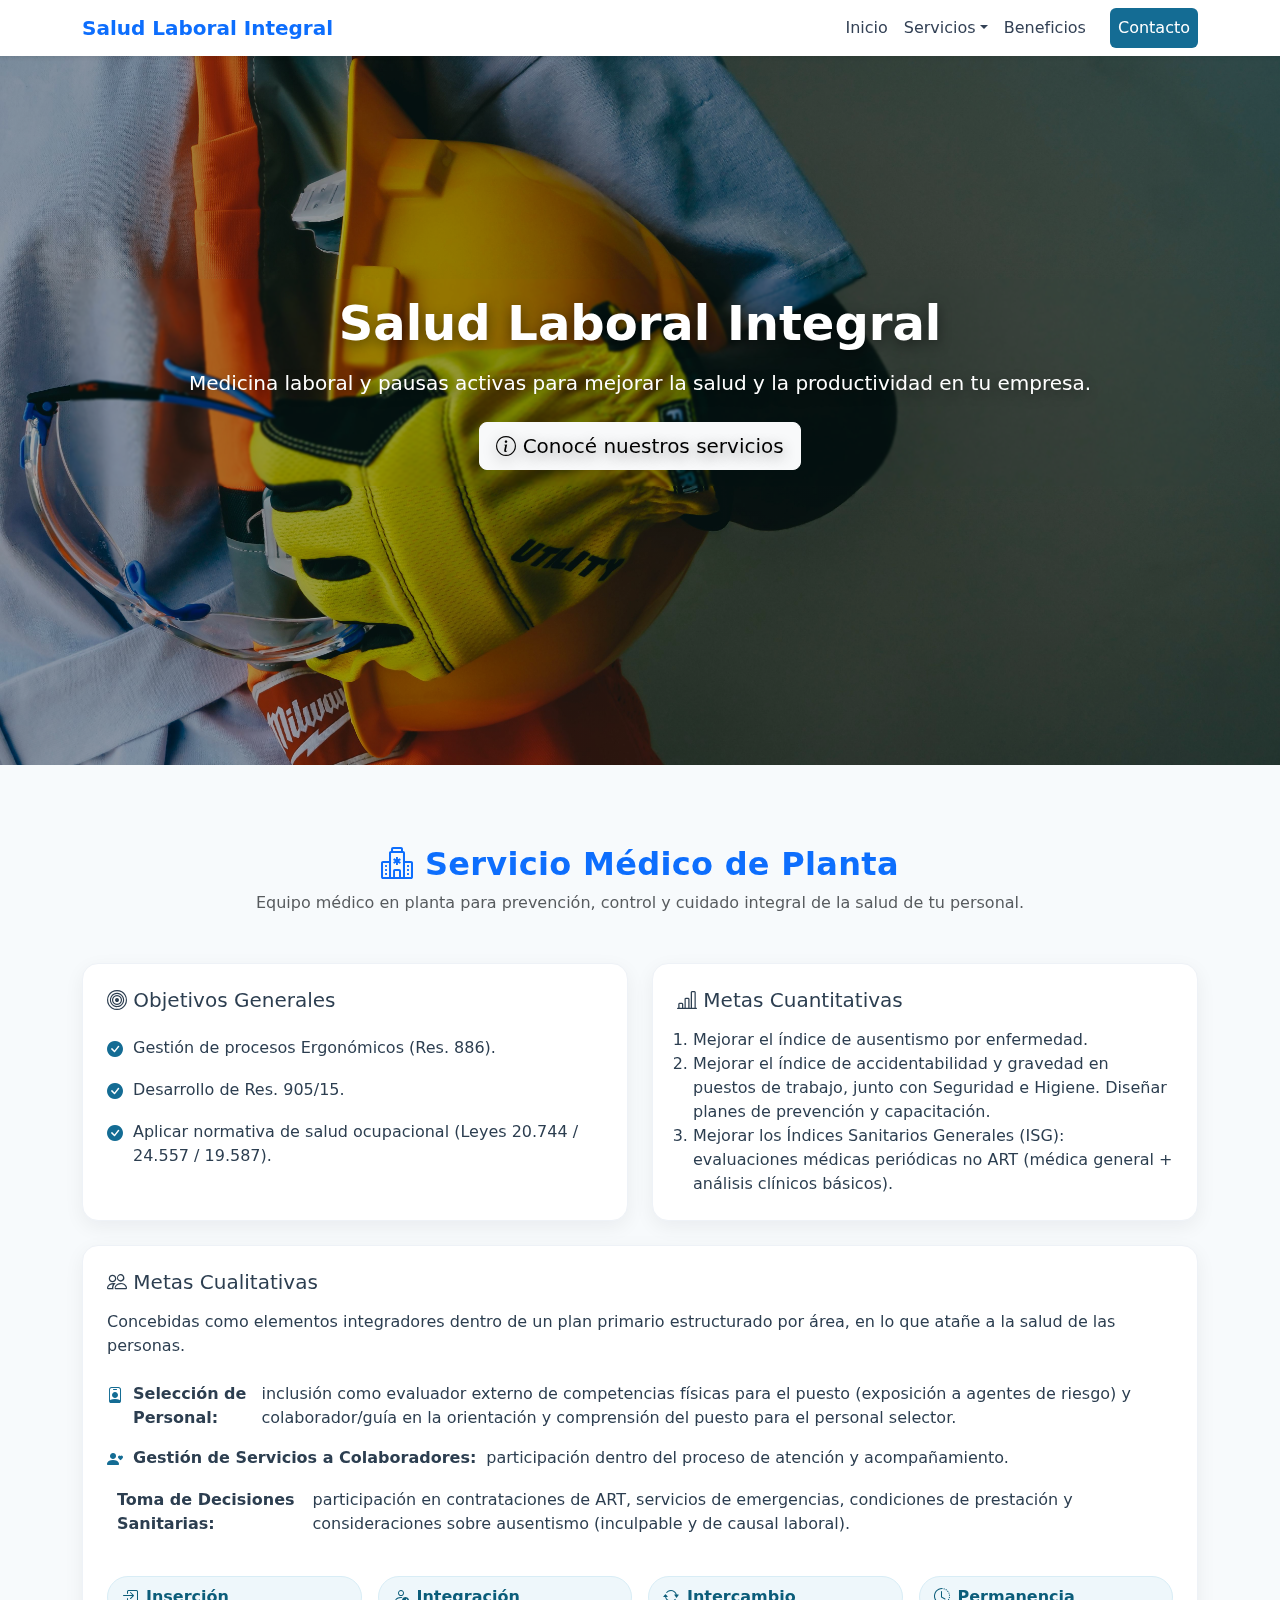
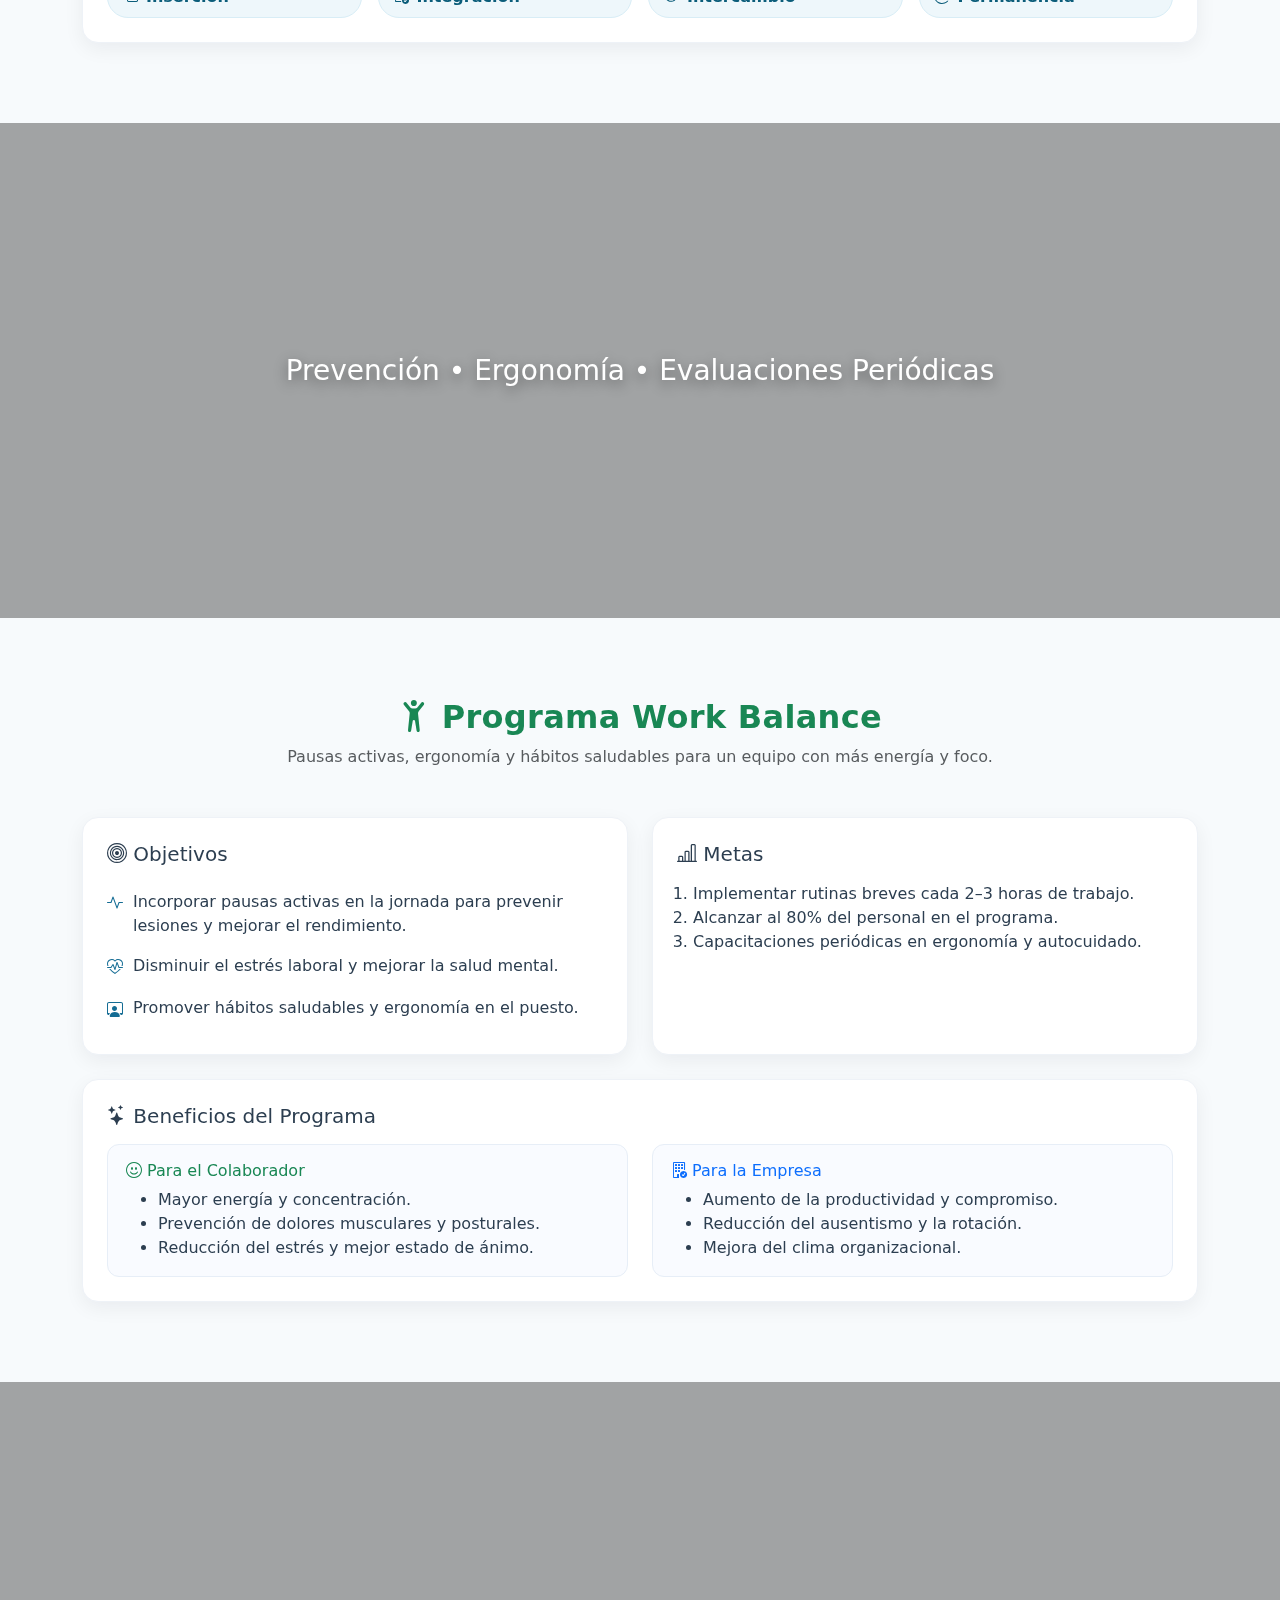
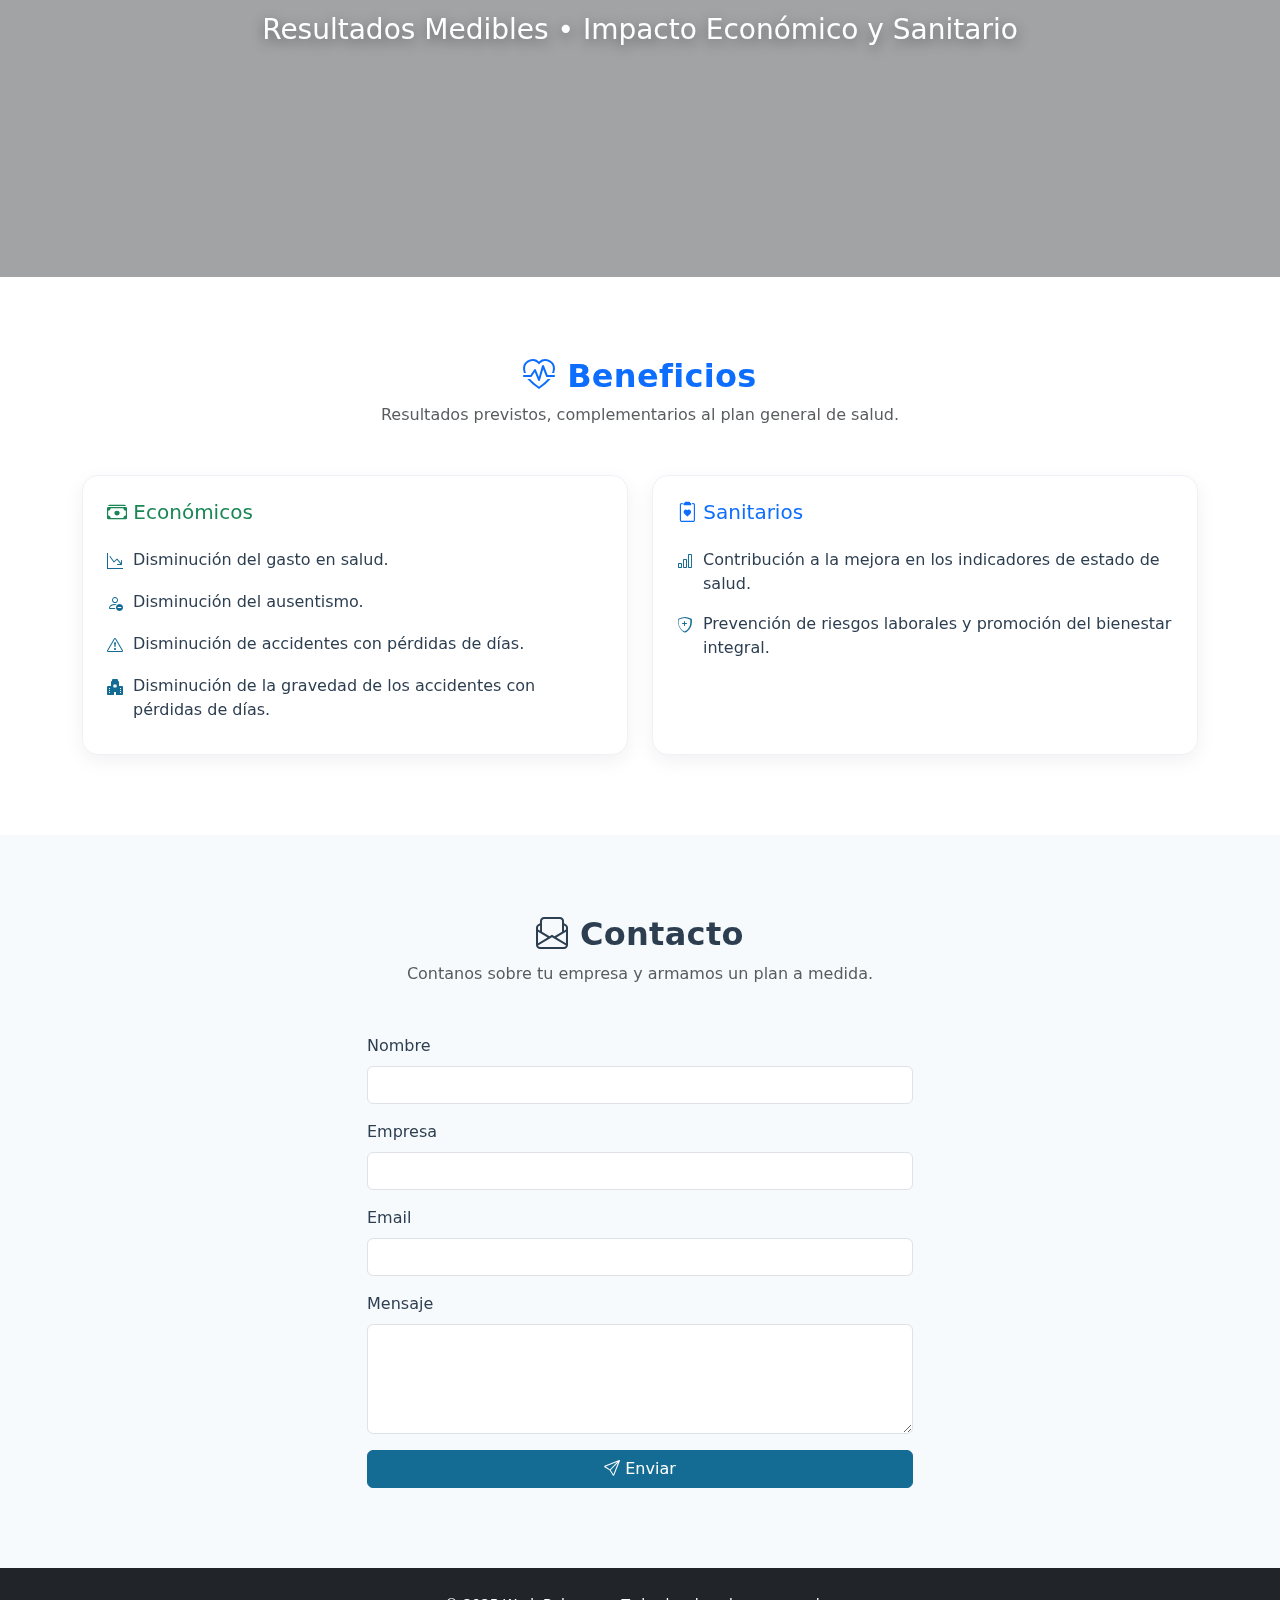
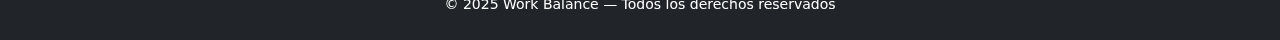
<file: index.html>
<!DOCTYPE html>
<html lang="es">
<head>
  <meta charset="UTF-8" />
  <meta name="viewport" content="width=device-width, initial-scale=1.0"/>
  <title>Salud Laboral Integral</title>

  <!-- Bootstrap -->
  <link href="https://cdn.jsdelivr.net/npm/bootstrap@5.3.3/dist/css/bootstrap.min.css" rel="stylesheet">
  <!-- Bootstrap Icons -->
  <link href="https://cdn.jsdelivr.net/npm/bootstrap-icons@1.11.3/font/bootstrap-icons.css" rel="stylesheet">
  <!-- Estilos propios -->
  <link rel="stylesheet" href="styles.css">
</head>
<body>

  <!-- Navbar -->
  <nav class="navbar navbar-expand-lg navbar-light bg-white shadow-sm fixed-top">
    <div class="container">
      <a class="navbar-brand fw-bold text-primary" href="#inicio">Salud Laboral Integral</a>
      <button class="navbar-toggler" type="button" data-bs-toggle="collapse" data-bs-target="#menu">
        <span class="navbar-toggler-icon"></span>
      </button>

      <div class="collapse navbar-collapse" id="menu">
        <ul class="navbar-nav ms-auto align-items-lg-center">
          <li class="nav-item"><a class="nav-link" href="#inicio">Inicio</a></li>
          <li class="nav-item dropdown">
            <a class="nav-link dropdown-toggle" href="#" role="button" data-bs-toggle="dropdown">Servicios</a>
            <ul class="dropdown-menu dropdown-menu-end">
              <li><a class="dropdown-item" href="#servicio-medico">Servicio Médico de Planta</a></li>
              <li><a class="dropdown-item" href="#programa">Programa Work-Balance</a></li>
            </ul>
          </li>
          <li class="nav-item"><a class="nav-link" href="#beneficios">Beneficios</a></li>
          <li class="nav-item"><a class="nav-link btn btn-primary text-white ms-lg-3" href="#contacto">Contacto</a></li>
        </ul>
      </div>
    </div>
  </nav>

  <!-- HERO Parallax -->
  <header id="inicio" class="parallax parallax--hero d-flex">
    <div class="container text-center parallax-content">
      <h1 class="display-5 fw-bold mb-3">Salud Laboral Integral </h1>
      <p class="lead mb-4">Medicina laboral y pausas activas para mejorar la salud y la productividad en tu empresa.</p>
      <a href="#servicio-medico" class="btn btn-light btn-lg"><i class="bi bi-info-circle"></i> Conocé nuestros servicios</a>
    </div>
  </header>

  <!-- SERVICIO MÉDICO DE PLANTA (cuerpo completo) -->
  <section id="servicio-medico" class="section">
    <div class="container">
      <div class="text-center mb-5">
        <h2 class="section-title text-primary"><i class="bi bi-hospital"></i> Servicio Médico de Planta</h2>
        <p class="text-muted">Equipo médico en planta para prevención, control y cuidado integral de la salud de tu personal.</p>
      </div>

      <div class="row g-4">
        <!-- Objetivos Generales -->
        <div class="col-lg-6">
          <div class="section-card h-100">
            <h5 class="mb-3"><i class="bi bi-bullseye"></i> Objetivos Generales</h5>
            <ul class="icon-list">
              <li><i class="bi bi-check-circle-fill"></i> Gestión de procesos Ergonómicos (Res. 886).</li>
              <li><i class="bi bi-check-circle-fill"></i> Desarrollo de Res. 905/15.</li>
              <li><i class="bi bi-check-circle-fill"></i> Aplicar normativa de salud ocupacional (Leyes 20.744 / 24.557 / 19.587).</li>
            </ul>
          </div>
        </div>

        <!-- Metas Cuantitativas -->
        <div class="col-lg-6">
          <div class="section-card h-100">
            <h5 class="mb-3"><i class="bi bi-bar-chart-line"></i> Metas Cuantitativas</h5>
            <ol class="mb-0 ps-3">
              <li>Mejorar el índice de ausentismo por enfermedad.</li>
              <li>Mejorar el índice de accidentabilidad y gravedad en puestos de trabajo, junto con Seguridad e Higiene. Diseñar planes de prevención y capacitación.</li>
              <li>Mejorar los Índices Sanitarios Generales (ISG): evaluaciones médicas periódicas no ART (médica general + análisis clínicos básicos).</li>
            </ol>
          </div>
        </div>

        <!-- Metas Cualitativas -->
        <div class="col-12">
          <div class="section-card">
            <h5 class="mb-3"><i class="bi bi-people"></i> Metas Cualitativas</h5>
            <p class="mb-3">Concebidas como elementos integradores dentro de un plan primario estructurado por área, en lo que atañe a la salud de las personas.</p>
            <ul class="icon-list">
              <li>
                <i class="bi bi-person-badge"></i>
                <b>Selección de Personal:</b> inclusión como evaluador externo de competencias físicas para el puesto (exposición a agentes de riesgo) y colaborador/guía en la orientación y comprensión del puesto para el personal selector.
              </li>
              <li>
                <i class="bi bi-person-heart"></i>
                <b>Gestión de Servicios a Colaboradores:</b> participación dentro del proceso de atención y acompañamiento.
              </li>
              <li>
                <i class="bi bi-briefcase-medical"></i>
                <b>Toma de Decisiones Sanitarias:</b> participación en contrataciones de ART, servicios de emergencias, condiciones de prestación y consideraciones sobre ausentismo (inculpable y de causal laboral).
              </li>
            </ul>

            <div class="row g-3 mt-3">
              <div class="col-md-3"><div class="tag"><i class="bi bi-box-arrow-in-right"></i> Inserción</div></div>
              <div class="col-md-3"><div class="tag"><i class="bi bi-person-check"></i> Integración</div></div>
              <div class="col-md-3"><div class="tag"><i class="bi bi-arrow-repeat"></i> Intercambio</div></div>
              <div class="col-md-3"><div class="tag"><i class="bi bi-clock-history"></i> Permanencia</div></div>
            </div>
          </div>
        </div>
      </div>

    </div>
  </section>

  <!-- Parallax separador: Medicina -->
  <div class="parallax parallax--medicina">
    <div class="parallax-content text-center">
      <h3 class="mb-0">Prevención • Ergonomía • Evaluaciones Periódicas</h3>
    </div>
  </div>

  <!-- PROGRAMA WORK BALANCE (cuerpo) -->
  <section id="programa" class="section">
    <div class="container">
      <div class="text-center mb-5">
        <h2 class="section-title text-success"><i class="bi bi-person-arms-up"></i> Programa Work Balance</h2>
        <p class="text-muted">Pausas activas, ergonomía y hábitos saludables para un equipo con más energía y foco.</p>
      </div>

      <div class="row g-4">
        <div class="col-lg-6">
          <div class="section-card h-100">
            <h5 class="mb-3"><i class="bi bi-bullseye"></i> Objetivos</h5>
            <ul class="icon-list">
              <li><i class="bi bi-activity"></i> Incorporar pausas activas en la jornada para prevenir lesiones y mejorar el rendimiento.</li>
              <li><i class="bi bi-heart-pulse"></i> Disminuir el estrés laboral y mejorar la salud mental.</li>
              <li><i class="bi bi-person-workspace"></i> Promover hábitos saludables y ergonomía en el puesto.</li>
            </ul>
          </div>
        </div>
        <div class="col-lg-6">
          <div class="section-card h-100">
            <h5 class="mb-3"><i class="bi bi-bar-chart-line"></i> Metas</h5>
            <ol class="mb-0 ps-3">
              <li>Implementar rutinas breves cada 2–3 horas de trabajo.</li>
              <li>Alcanzar al 80% del personal en el programa.</li>
              <li>Capacitaciones periódicas en ergonomía y autocuidado.</li>
            </ol>
          </div>
        </div>

        <div class="col-12">
          <div class="section-card">
            <h5 class="mb-3"><i class="bi bi-stars"></i> Beneficios del Programa</h5>
            <div class="row g-4">
              <div class="col-md-6">
                <div class="benefit-box">
                  <h6 class="text-success"><i class="bi bi-emoji-smile"></i> Para el Colaborador</h6>
                  <ul class="mb-0">
                    <li>Mayor energía y concentración.</li>
                    <li>Prevención de dolores musculares y posturales.</li>
                    <li>Reducción del estrés y mejor estado de ánimo.</li>
                  </ul>
                </div>
              </div>
              <div class="col-md-6">
                <div class="benefit-box">
                  <h6 class="text-primary"><i class="bi bi-building-check"></i> Para la Empresa</h6>
                  <ul class="mb-0">
                    <li>Aumento de la productividad y compromiso.</li>
                    <li>Reducción del ausentismo y la rotación.</li>
                    <li>Mejora del clima organizacional.</li>
                  </ul>
                </div>
              </div>
            </div>
          </div>  
        </div>

      </div>
    </div>
  </section>

  <!-- Parallax separador: Beneficios -->
  <div class="parallax parallax--beneficios">
    <div class="parallax-content text-center">
      <h3 class="mb-0">Resultados Medibles • Impacto Económico y Sanitario</h3>
    </div>
  </div>

  <!-- BENEFICIOS (cuerpo completo) -->
  <section id="beneficios" class="section section--alt">
    <div class="container">
      <div class="text-center mb-5">
        <h2 class="section-title text-primary"><i class="bi bi-heart-pulse"></i> Beneficios</h2>
        <p class="text-muted">Resultados previstos, complementarios al plan general de salud.</p>
      </div>

      <div class="row g-4">
        <div class="col-lg-6">
          <div class="section-card h-100">
            <h5 class="mb-3 text-success"><i class="bi bi-cash-stack"></i> Económicos</h5>
            <ul class="icon-list">
              <li><i class="bi bi-graph-down-arrow"></i> Disminución del gasto en salud.</li>
              <li><i class="bi bi-person-dash"></i> Disminución del ausentismo.</li>
              <li><i class="bi bi-exclamation-triangle"></i> Disminución de accidentes con pérdidas de días.</li>
              <li><i class="bi bi-hospital-fill"></i> Disminución de la gravedad de los accidentes con pérdidas de días.</li>
            </ul>
          </div>
        </div>

        <div class="col-lg-6">
          <div class="section-card h-100">
            <h5 class="mb-3 text-primary"><i class="bi bi-clipboard2-heart"></i> Sanitarios</h5>
            <ul class="icon-list mb-0">
              <li><i class="bi bi-bar-chart"></i> Contribución a la mejora en los indicadores de estado de salud.</li>
              <li><i class="bi bi-shield-plus"></i> Prevención de riesgos laborales y promoción del bienestar integral.</li>
            </ul>
          </div>
        </div>
      </div>

    </div>
  </section>

  <!-- CONTACTO -->
  <section id="contacto" class="section">
    <div class="container">
      <div class="text-center mb-5">
        <h2 class="section-title"><i class="bi bi-envelope-paper"></i> Contacto</h2>
        <p class="text-muted">Contanos sobre tu empresa y armamos un plan a medida.</p>
      </div>
      <div class="row justify-content-center">
        <div class="col-lg-6">
          <form>
            <div class="mb-3">
              <label class="form-label">Nombre</label>
              <input type="text" class="form-control" required>
            </div>
            <div class="mb-3">
              <label class="form-label">Empresa</label>
              <input type="text" class="form-control" required>
            </div>
            <div class="mb-3">
              <label class="form-label">Email</label>
              <input type="email" class="form-control" required>
            </div>
            <div class="mb-3">
              <label class="form-label">Mensaje</label>
              <textarea class="form-control" rows="4" required></textarea>
            </div>
            <button class="btn btn-primary w-100" type="submit"><i class="bi bi-send"></i> Enviar</button>
          </form>
        </div>
      </div>
    </div>
  </section>

  <!-- FOOTER -->
  <footer class="py-4 bg-dark text-white text-center">
    <div class="container">
      <small>© 2025 Work Balance — Todos los derechos reservados</small>
    </div>
  </footer>

  <!-- Bootstrap JS -->
  <script src="https://cdn.jsdelivr.net/npm/bootstrap@5.3.3/dist/js/bootstrap.bundle.min.js"></script>
</body>
</html>
</file>
<file: styles.css>
/* ===== Variables y ajustes generales ===== */
:root{
  --primary:#146C94;
  --primary-700:#0F5A7A;
  --accent:#19A7CE;
  --success:#198754;
  --bg:#f7fafc;
  --text:#2c3e50;
}

html{ scroll-behavior: smooth; }
body{ font-family: "Segoe UI", system-ui, -apple-system, Roboto, Arial, sans-serif; color: var(--text); background: var(--bg); }
.section{ padding: 80px 0; }
.section--alt{ background: #ffffff; }
.section-title{ font-weight: 800; letter-spacing:.3px; }

/* Compensa el navbar fijo en los anclajes */
section, header { scroll-margin-top: 90px; }

/* ===== Parallax (Hero + separadores) ===== */
.parallax{
  position: relative;
  min-height: 55vh;
  background-attachment: fixed;
  background-position: center;
  background-size: cover;
  display: grid;
  place-items: center;
}
.parallax--hero{ min-height: 85vh; background-image: url("img/hero.jpg"); }
.parallax--medicina{ background-image: url("img/parallax-medicina.jpg"); }
.parallax--beneficios{ background-image: url("img/parallax-beneficios.jpeg"); }

/* Oscurecer para legibilidad */
.parallax::before{
  content:"";
  position:absolute; inset:0;
  background: linear-gradient(180deg, rgba(0,0,0,.35), rgba(0,0,0,.35));
}
.parallax-content{
  position: relative;
  color:#fff;
  text-shadow: 0 4px 14px rgba(0,0,0,.45);
  padding: 1rem 2rem;
  border-radius: 16px;
  backdrop-filter: blur(1px) saturate(1.1);
}

/* Fallback mobile: iOS no soporta bien background-attachment:fixed */
@media (max-width: 768px){
  .parallax{ background-attachment: scroll; }
}

/* ===== Cards y bloques ===== */
.section-card{
  background:#fff;
  border:1px solid #eef2f7;
  border-radius:16px;
  padding:24px;
  box-shadow: 0 6px 20px rgba(17,24,39,.06);
}

.benefit-box{
  background:#f9fbff;
  border:1px solid #e7eef7;
  border-radius:12px;
  padding:16px 18px;
}

/* Lista con íconos */
.icon-list{ list-style:none; margin:0; padding:0; }
.icon-list li{
  display:flex; gap:10px; align-items:flex-start;
  padding:8px 0;
}
.icon-list i{ color: var(--primary); margin-top: 2px; }

/* Etiquetas de progreso */
.tag{
  display:flex; align-items:center; gap:8px;
  background:#eef7fb; color:#0b5d7a;
  border:1px solid #d8edf6; border-radius:999px;
  padding:8px 14px; font-weight:600;
}

/* Navbar hover */
.navbar .nav-link{ color:#334155; }
.navbar .nav-link:hover{ color: var(--primary-700); }

/* Botones */
.btn-primary{
  background: var(--primary);
  border-color: var(--primary);
}
.btn-primary:hover{
  background: var(--primary-700);
  border-color: var(--primary-700);
}
</file>
